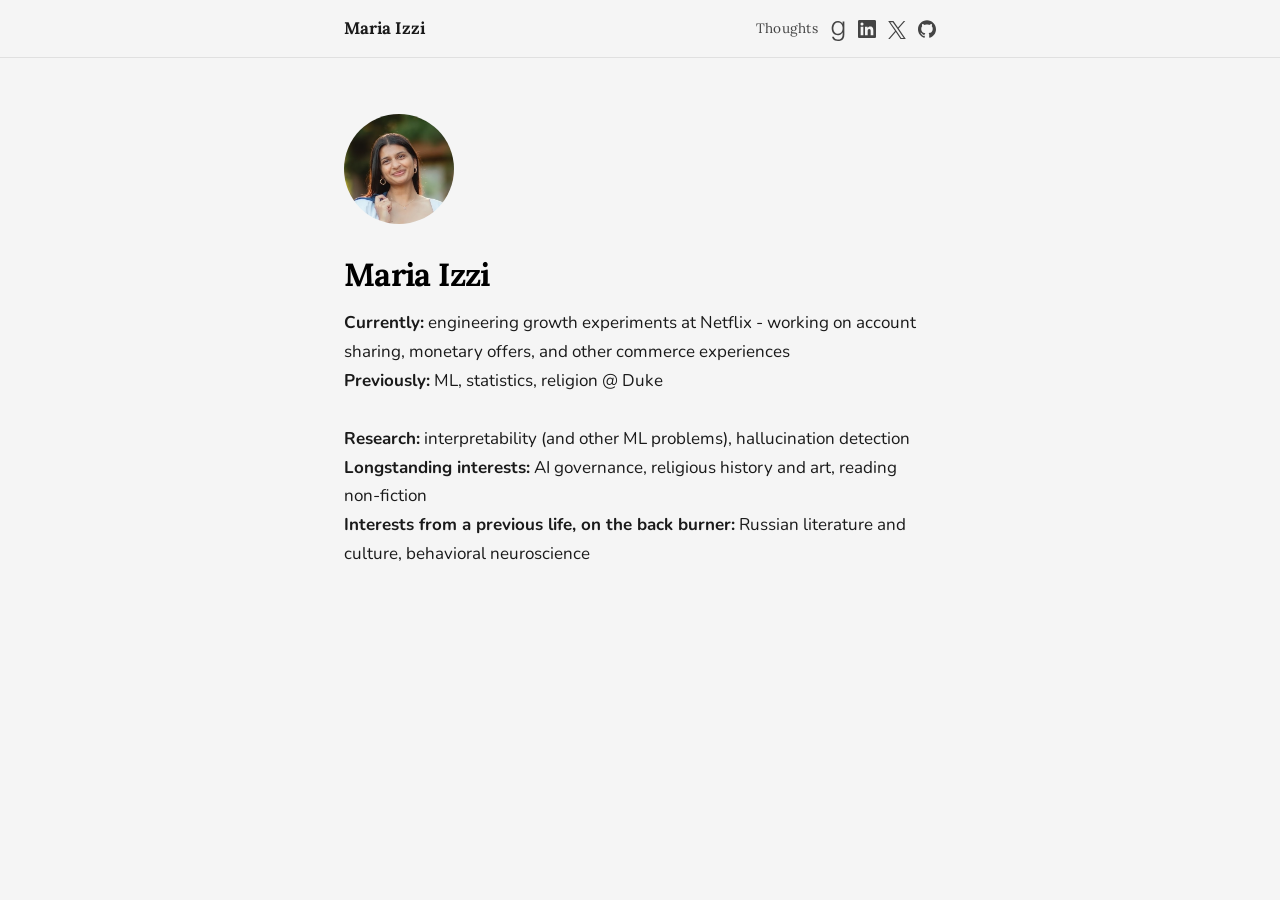
<file: index.html>
<!DOCTYPE html>
<html lang="en">
<head>
    <meta charset="UTF-8">
    <meta name="viewport" content="width=device-width, initial-scale=1.0">
    <title>Maria Izzi</title>
    <link rel="preconnect" href="https://fonts.googleapis.com">
    <link rel="preconnect" href="https://fonts.gstatic.com" crossorigin>
    <link href="https://fonts.googleapis.com/css2?family=Lora:wght@400;600;700&family=Nunito:wght@400;500;600;700&display=swap" rel="stylesheet">
    <link rel="stylesheet" href="style.css">
</head>
<body>

<nav>
    <div class="nav-inner">
        <a href="index.html" class="nav-name">Maria Izzi</a>
        <div class="nav-links" style="display: flex; gap: 12px; align-items: center;">
            <a href="https://izzimaria.substack.com/" target="_blank" rel="noopener">Thoughts</a>
            <a href="https://www.goodreads.com/user/show/192901467-maria" class="nav-goodreads" target="_blank" rel="noopener" aria-label="Goodreads">
                <svg xmlns="http://www.w3.org/2000/svg" width="16" height="20" viewBox="0 0 384 512" fill="currentColor" style="margin-top: 4px;">
                    <path d="M42.6 403.3h2.8c12.7 0 25.5 0 38.2.1 1.6 0 3.1-.4 3.6 2.1 7.1 34.9 30 54.6 62.9 63.9 26.9 7.6 54.1 7.8 81.3 1.8 33.8-7.4 56-28.3 68-60.4 8-21.5 10.7-43.8 11-66.5.1-5.8.3-47-.2-52.8l-.9-.3c-.8 1.5-1.7 2.9-2.5 4.4-22.1 43.1-61.3 67.4-105.4 69.1-103 4-169.4-57-172-176.2-.5-23.7 1.8-46.9 8.3-69.7C58.3 47.7 112.3.6 191.6 0c61.3-.4 101.5 38.7 116.2 70.3.5 1.1 1.3 2.3 2.4 1.9V10.6h44.3c0 280.3.1 332.2.1 332.2-.1 78.5-26.7 143.7-103 162.2-69.5 16.9-159 4.8-196-57.2-8-13.5-11.8-28.3-13-44.5zM188.9 36.5c-52.5-.5-108.5 40.7-115 133.8-4.1 59 14.8 122.2 71.5 148.6 27.6 12.9 74.3 15 108.3-8.7 47.6-33.2 62.7-97 54.8-154-9.7-71.1-47.8-120-119.6-119.7z"/>
                </svg>
            </a>
            <a href="https://www.linkedin.com/in/maria-izzi/" class="nav-linkedin" target="_blank" rel="noopener" aria-label="LinkedIn">
                <svg xmlns="http://www.w3.org/2000/svg" width="18" height="18" viewBox="0 0 24 24" fill="currentColor">
                    <path d="M20.447 20.452h-3.554v-5.569c0-1.328-.027-3.037-1.852-3.037-1.853 0-2.136 1.445-2.136 2.939v5.667H9.351V9h3.414v1.561h.046c.477-.9 1.637-1.85 3.37-1.85 3.601 0 4.267 2.37 4.267 5.455v6.286zM5.337 7.433a2.062 2.062 0 0 1-2.063-2.065 2.064 2.064 0 1 1 2.063 2.065zm1.782 13.019H3.555V9h3.564v11.452zM22.225 0H1.771C.792 0 0 .774 0 1.729v20.542C0 23.227.792 24 1.771 24h20.451C23.2 24 24 23.227 24 22.271V1.729C24 .774 23.2 0 22.222 0h.003z"/>
                </svg>
            </a>
            <a href="https://x.com/mariaizzi_" class="nav-x" target="_blank" rel="noopener" aria-label="X">
                <svg xmlns="http://www.w3.org/2000/svg" width="18" height="18" viewBox="0 0 24 24" fill="currentColor" style="margin-top: 2px;">
                    <path d="M14.234 10.162 22.977 0h-2.072l-7.591 8.824L7.251 0H.258l9.168 13.343L.258 24H2.33l8.016-9.318L16.749 24h6.993zm-2.837 3.299-.929-1.329L3.076 1.56h3.182l5.965 8.532.929 1.329 7.754 11.09h-3.182z"/>
                </svg>
            </a>
            <a href="https://github.com/izzimaria" class="nav-github" target="_blank" rel="noopener" aria-label="GitHub">
                <svg xmlns="http://www.w3.org/2000/svg" width="18" height="18" viewBox="0 0 24 24" fill="currentColor">
                    <path d="M12 .297c-6.63 0-12 5.373-12 12 0 5.303 3.438 9.8 8.205 11.385.6.113.82-.258.82-.577 0-.285-.01-1.04-.015-2.04-3.338.724-4.042-1.61-4.042-1.61C4.422 18.07 3.633 17.7 3.633 17.7c-1.087-.744.084-.729.084-.729 1.205.084 1.838 1.236 1.838 1.236 1.07 1.835 2.809 1.305 3.495.998.108-.776.417-1.305.76-1.605-2.665-.3-5.466-1.332-5.466-5.93 0-1.31.465-2.38 1.235-3.22-.135-.303-.54-1.523.105-3.176 0 0 1.005-.322 3.3 1.23.96-.267 1.98-.399 3-.405 1.02.006 2.04.138 3 .405 2.28-1.552 3.285-1.23 3.285-1.23.645 1.653.24 2.873.12 3.176.765.84 1.23 1.91 1.23 3.22 0 4.61-2.805 5.625-5.475 5.92.42.36.81 1.096.81 2.22 0 1.606-.015 2.896-.015 3.286 0 .315.21.69.825.57C20.565 22.092 24 17.592 24 12.297c0-6.627-5.373-12-12-12"/>
                </svg>
            </a>
        </div>
    </div>
</nav>

<main>

    <!-- ===== ABOUT ===== -->
    <section id="about">
        <div class="about-header">
            <img src="image.jpg" alt="headshot" class="headshot">
            <div>
            </div>
        </div>
        <div class="bio">
            <h1>Maria Izzi</h1>
            <p>
                
                <b>Currently:</b> engineering growth experiments at Netflix - working on account sharing, monetary offers, and other commerce experiences
                <br>
                <b>Previously:</b> ML, statistics, religion @ Duke
                <br>
                <br>
                <b>Research:</b> interpretability (and other ML problems), hallucination detection
                <br>
                <b>Longstanding interests:</b> AI governance, religious history and art, reading non-fiction
                <br>
                <b>Interests from a previous life, on the back burner:</b> Russian literature and culture, behavioral neuroscience
            </p>
        </div>
    </section>

</main>

</body>
</html>
</file>
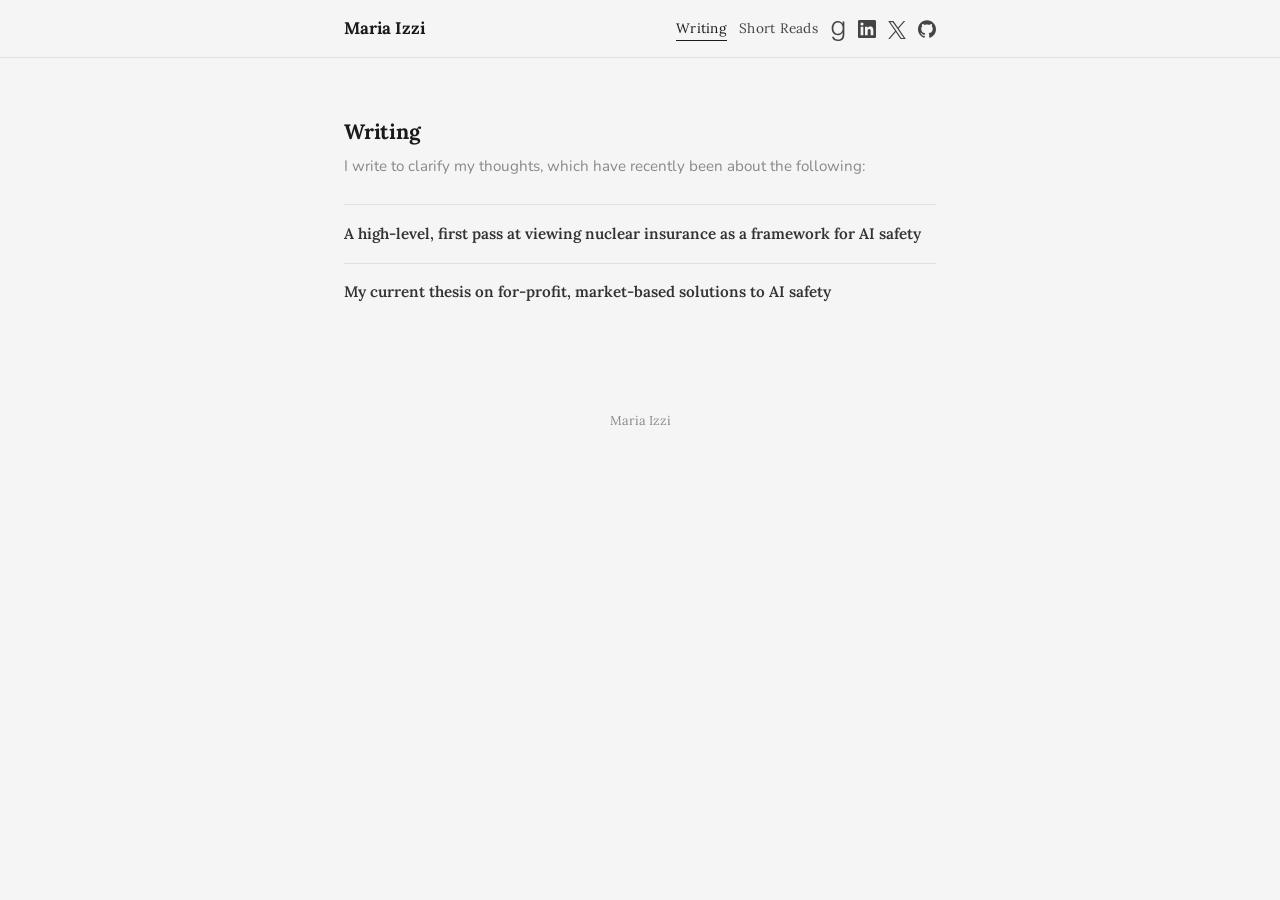
<file: writing.html>
<!DOCTYPE html>
<html lang="en">
<head>
    <meta charset="UTF-8">
    <meta name="viewport" content="width=device-width, initial-scale=1.0">
    <title>Writing — Maria Izzi</title>
    <link rel="preconnect" href="https://fonts.googleapis.com">
    <link rel="preconnect" href="https://fonts.gstatic.com" crossorigin>
    <link href="https://fonts.googleapis.com/css2?family=Lora:wght@400;600;700&family=Nunito:wght@400;500;600;700&display=swap" rel="stylesheet">
    <link rel="stylesheet" href="style.css">
</head>
<body>

<nav>
    <div class="nav-inner">
        <a href="index.html" class="nav-name">Maria Izzi</a>
        <div class="nav-links" style="display: flex; gap: 12px; align-items: center;">
            <a href="writing.html" class="active">Writing</a>
            <a href="https://github.com/izzimaria/paper-notes/blob/main/README.md" class="nav-papers" target="_blank" rel="noopener" aria-label="Papers">
                Short Reads
            </a>
            <a href="https://www.goodreads.com/user/show/192901467-maria" class="nav-goodreads" target="_blank" rel="noopener" aria-label="Goodreads">
                <svg xmlns="http://www.w3.org/2000/svg" width="16" height="20" viewBox="0 0 384 512" fill="currentColor" style="margin-top: 4px;">
                    <path d="M42.6 403.3h2.8c12.7 0 25.5 0 38.2.1 1.6 0 3.1-.4 3.6 2.1 7.1 34.9 30 54.6 62.9 63.9 26.9 7.6 54.1 7.8 81.3 1.8 33.8-7.4 56-28.3 68-60.4 8-21.5 10.7-43.8 11-66.5.1-5.8.3-47-.2-52.8l-.9-.3c-.8 1.5-1.7 2.9-2.5 4.4-22.1 43.1-61.3 67.4-105.4 69.1-103 4-169.4-57-172-176.2-.5-23.7 1.8-46.9 8.3-69.7C58.3 47.7 112.3.6 191.6 0c61.3-.4 101.5 38.7 116.2 70.3.5 1.1 1.3 2.3 2.4 1.9V10.6h44.3c0 280.3.1 332.2.1 332.2-.1 78.5-26.7 143.7-103 162.2-69.5 16.9-159 4.8-196-57.2-8-13.5-11.8-28.3-13-44.5zM188.9 36.5c-52.5-.5-108.5 40.7-115 133.8-4.1 59 14.8 122.2 71.5 148.6 27.6 12.9 74.3 15 108.3-8.7 47.6-33.2 62.7-97 54.8-154-9.7-71.1-47.8-120-119.6-119.7z"/>
                </svg>
            </a>
            <a href="https://www.linkedin.com/in/maria-izzi/" class="nav-linkedin" target="_blank" rel="noopener" aria-label="LinkedIn">
                <svg xmlns="http://www.w3.org/2000/svg" width="18" height="18" viewBox="0 0 24 24" fill="currentColor">
                    <path d="M20.447 20.452h-3.554v-5.569c0-1.328-.027-3.037-1.852-3.037-1.853 0-2.136 1.445-2.136 2.939v5.667H9.351V9h3.414v1.561h.046c.477-.9 1.637-1.85 3.37-1.85 3.601 0 4.267 2.37 4.267 5.455v6.286zM5.337 7.433a2.062 2.062 0 0 1-2.063-2.065 2.064 2.064 0 1 1 2.063 2.065zm1.782 13.019H3.555V9h3.564v11.452zM22.225 0H1.771C.792 0 0 .774 0 1.729v20.542C0 23.227.792 24 1.771 24h20.451C23.2 24 24 23.227 24 22.271V1.729C24 .774 23.2 0 22.222 0h.003z"/>
                </svg>
            </a>
            <a href="https://x.com/mariaizzi_" class="nav-x" target="_blank" rel="noopener" aria-label="X">
                <svg xmlns="http://www.w3.org/2000/svg" width="18" height="18" viewBox="0 0 24 24" fill="currentColor" style="margin-top: 2px;">
                    <path d="M14.234 10.162 22.977 0h-2.072l-7.591 8.824L7.251 0H.258l9.168 13.343L.258 24H2.33l8.016-9.318L16.749 24h6.993zm-2.837 3.299-.929-1.329L3.076 1.56h3.182l5.965 8.532.929 1.329 7.754 11.09h-3.182z"/>
                </svg>
            </a>
            <a href="https://github.com/izzimaria" class="nav-github" target="_blank" rel="noopener" aria-label="GitHub">
                <svg xmlns="http://www.w3.org/2000/svg" width="18" height="18" viewBox="0 0 24 24" fill="currentColor">
                    <path d="M12 .297c-6.63 0-12 5.373-12 12 0 5.303 3.438 9.8 8.205 11.385.6.113.82-.258.82-.577 0-.285-.01-1.04-.015-2.04-3.338.724-4.042-1.61-4.042-1.61C4.422 18.07 3.633 17.7 3.633 17.7c-1.087-.744.084-.729.084-.729 1.205.084 1.838 1.236 1.838 1.236 1.07 1.835 2.809 1.305 3.495.998.108-.776.417-1.305.76-1.605-2.665-.3-5.466-1.332-5.466-5.93 0-1.31.465-2.38 1.235-3.22-.135-.303-.54-1.523.105-3.176 0 0 1.005-.322 3.3 1.23.96-.267 1.98-.399 3-.405 1.02.006 2.04.138 3 .405 2.28-1.552 3.285-1.23 3.285-1.23.645 1.653.24 2.873.12 3.176.765.84 1.23 1.91 1.23 3.22 0 4.61-2.805 5.625-5.475 5.92.42.36.81 1.096.81 2.22 0 1.606-.015 2.896-.015 3.286 0 .315.21.69.825.57C20.565 22.092 24 17.592 24 12.297c0-6.627-5.373-12-12-12"/>
                </svg>
            </a>
        </div>
    </div>
</nav>

<main>

    <!-- ===== WRITING ===== -->
    <section id="writing">
        <h2>Writing</h2>
        <p class="section-intro">
            I write to clarify my thoughts, which have recently been about the following:
        </p>

        <ul class="item-list">
            <li>
                <div>
                    <a class="item-title" href="https://izzimaria.substack.com/p/a-high-level-first-pass-proposal" target="_blank" rel="noopener">A high-level, first pass at viewing nuclear insurance as a framework for AI safety</a>
                </div>
            </li>

            <li>
                <div>
                    <a class="item-title" href="https://izzimaria.substack.com/p/my-current-thesis-on-for-profit-market" target="_blank" rel="noopener">My current thesis on for-profit, market-based solutions to AI safety</a>
                </div>
            </li>
        </ul>
    </section>

</main>

<footer>
    <p>Maria Izzi</p>
</footer>

</body>
</html>
</file>
<file: style.css>
/* ========================================
   PERSONAL SITE — STYLE
   Edit colors/fonts below to customize.
   ======================================== */

:root {
    --color-bg: #f5f5f5;
    --color-text: #1a1a1a;
    --color-muted: #888888;
    --color-accent: #444444;
    --color-link: #333333;
    --color-border: #e0e0e0;
    --font-body: 'Nunito', 'Helvetica Neue', Arial, sans-serif;
    --font-heading: 'Lora', 'Georgia', serif;
    --max-width: 640px;
}

/* Reset */
*, *::before, *::after {
    margin: 0;
    padding: 0;
    box-sizing: border-box;
}

body {
    font-family: var(--font-body);
    background: var(--color-bg);
    color: var(--color-text);
    line-height: 1.7;
    font-size: 17px;
    -webkit-font-smoothing: antialiased;
}

/* Nav */
nav {
    position: sticky;
    top: 0;
    background: var(--color-bg);
    border-bottom: 1px solid var(--color-border);
    z-index: 10;
}

.nav-inner {
    max-width: var(--max-width);
    margin: 0 auto;
    padding: 0.9rem 1.5rem;
    display: flex;
    justify-content: space-between;
    align-items: center;
}

.nav-name {
    font-family: var(--font-heading);
    font-weight: 700;
    font-size: 1.05rem;
    text-decoration: none;
    color: var(--color-text);
}

.nav-links {
    display: flex;
    gap: 1.5rem;
}

.nav-links a {
    font-family: var(--font-heading);
    font-size: 0.85rem;
    text-decoration: none;
    color: #444444;
    letter-spacing: 0.02em;
    transition: color 0.2s;
}

.nav-links a:hover {
    color: var(--color-text);
}

.nav-links a.active {
    color: var(--color-text);
    border-bottom: 1px solid var(--color-text);
}

.nav-linkedin, .nav-goodreads, .nav-x, .nav-github {
    display: flex;
    align-items: center;
    color: var(--color-muted);
    transition: color 0.2s;
}

.nav-linkedin:hover, .nav-goodreads:hover, .nav-x:hover, .nav-github:hover {
    color: var(--color-text);
}

/* Main */
main {
    max-width: var(--max-width);
    margin: 0 auto;
    padding: 0 1.5rem;
}

section {
    padding: 3.5rem 0;
    border-bottom: 1px solid var(--color-border);
}

section:last-child {
    border-bottom: none;
}

h1 {
    font-family: var(--font-heading);
    font-size: 2rem;
    font-weight: 700;
    margin-bottom: 0.4rem;
    letter-spacing: -0.02em;
    color: #000000;
}

h2 {
    font-family: var(--font-heading);
    font-size: 1.3rem;
    font-weight: 700;
    margin-bottom: 0.3rem;
    letter-spacing: -0.01em;
}

/* About header with photo */
.about-header {
    display: flex;
    align-items: center;
    gap: 1.5rem;
    margin-bottom: 1.5rem;
}

.headshot {
    width: 110px;
    height: 110px;
    border-radius: 50%;
    object-fit: cover;
    flex-shrink: 0;
}

.about-header h1 {
    margin-bottom: 0.3rem;
}

.tagline {
    font-size: 1.1rem;
    color: var(--color-muted);
    margin-bottom: 0;
}

.bio p {
    margin-bottom: 1rem;
}

.section-intro {
    color: var(--color-muted);
    margin-bottom: 1.5rem;
    font-size: 0.95rem;
}

/* Item lists (research & writing) */
.item-list {
    list-style: none;
}

.item-list li {
    display: flex;
    gap: 1.2rem;
    padding: 0.9rem 0;
    border-top: 1px solid var(--color-border);
    align-items: baseline;
}

.item-date {
    font-family: var(--font-heading);
    font-size: 0.8rem;
    color: var(--color-muted);
    min-width: 5rem;
    flex-shrink: 0;
}

.item-title {
    font-family: var(--font-heading);
    font-weight: 600;
    font-size: 0.95rem;
    color: var(--color-link);
    text-decoration: none;
    transition: color 0.2s;
}

.item-title:hover {
    color: var(--color-accent);
    text-decoration: underline;
}

.item-desc {
    font-size: 0.9rem;
    color: var(--color-muted);
    margin-top: 0.25rem;
    line-height: 1.5;
}

/* Links */
a {
    color: var(--color-link);
    transition: color 0.2s;
}

a:hover {
    color: var(--color-accent);
}

/* Substack feed cards */
.substack-feed-embed {
    display: grid;
    gap: 0;
}

.substack-card {
    display: block;
    text-decoration: none;
    color: inherit;
    padding: 0.9rem 0;
    border-top: 1px solid var(--color-border);
    transition: background 0.15s;
}

.substack-card:hover {
    background: rgba(0, 0, 0, 0.02);
}

.substack-post {
    display: flex;
    gap: 1rem;
    align-items: flex-start;
}

.substack-thumbnail {
    width: 100px;
    height: 100px;
    object-fit: cover;
    border-radius: 6px;
    flex-shrink: 0;
}

.substack-title {
    font-family: var(--font-heading);
    font-weight: 600;
    font-size: 0.95rem;
    color: var(--color-link);
    margin: 0;
    transition: color 0.2s;
}

.substack-card:hover .substack-title {
    color: var(--color-accent);
}

.substack-date {
    font-family: var(--font-heading);
    font-size: 0.8rem;
    color: var(--color-muted);
    margin-top: 0.15rem;
}

.substack-desc {
    font-size: 0.9rem;
    color: var(--color-muted);
    margin-top: 0.25rem;
    line-height: 1.5;
}

.substack-skeleton {
    color: var(--color-muted);
    font-size: 0.9rem;
    padding: 1rem 0;
}

.substack-error {
    color: var(--color-muted);
    font-size: 0.9rem;
}

.substack-error a {
    color: var(--color-link);
}

/* Substack subscribe embed */
.substack-embed {
    margin-top: 2rem;
    border-radius: 6px;
    overflow: hidden;
}

/* Contact / social */
#contact p {
    margin-bottom: 1rem;
}

.social-links {
    display: flex;
    gap: 1.5rem;
}

.social-links a {
    font-family: var(--font-heading);
    font-size: 0.9rem;
    text-decoration: none;
    color: var(--color-muted);
    border-bottom: 1px solid var(--color-border);
    padding-bottom: 1px;
    transition: color 0.2s, border-color 0.2s;
}

.social-links a:hover {
    color: var(--color-text);
    border-color: var(--color-text);
}

/* Footer */
footer {
    max-width: var(--max-width);
    margin: 0 auto;
    padding: 2rem 1.5rem;
    text-align: center;
}

footer p {
    font-family: var(--font-heading);
    font-size: 0.8rem;
    color: var(--color-muted);
}

/* Mobile */
@media (max-width: 600px) {
    body {
        font-size: 16px;
    }

    h1 {
        font-size: 1.6rem;
    }

    .about-header {
        flex-direction: column;
        text-align: center;
    }

    .nav-links {
        gap: 1rem;
    }

    .item-list li {
        flex-direction: column;
        gap: 0.2rem;
    }

    .item-date {
        min-width: auto;
    }

    section {
        padding: 2.5rem 0;
    }
}
</file>
